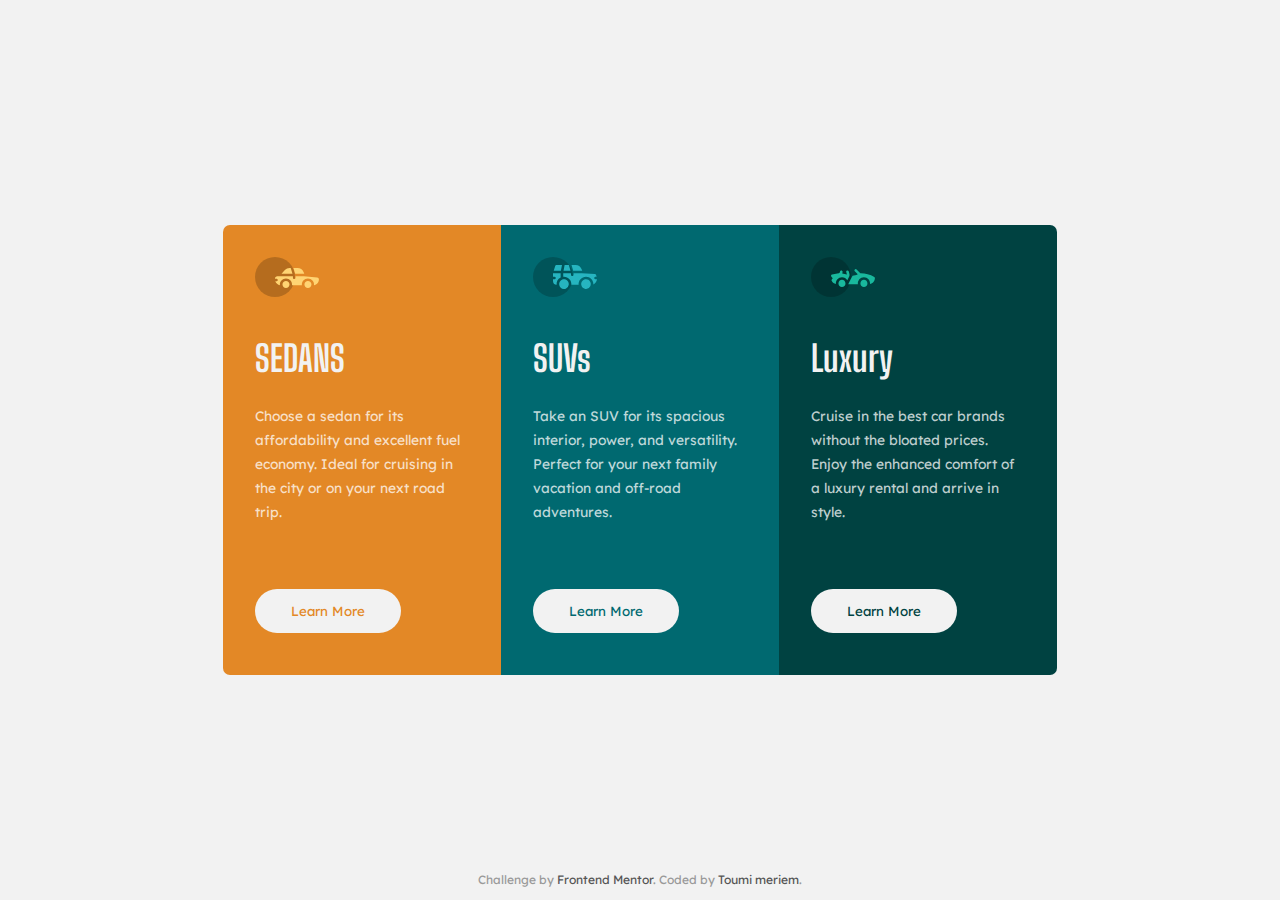
<file: 3-column-preview-card-component-main/index.html>
<!DOCTYPE html>
<html lang="en">

<head>
  <meta charset="UTF-8">
  <meta name="viewport" content="width=device-width, initial-scale=1.0">
  <!-- displays site properly based on user's device -->

  <link rel="icon" type="image/png" sizes="32x32" href="./images/favicon-32x32.png">

  <title>Frontend Mentor | 3-column preview card component</title>

  <!-- link to the css -->
  <link rel="stylesheet" href="./css/style.css">
</head>

<body>
  <div class="container">
    <div class="card">
      <img src="images/icon-sedans.svg" alt="Sedans" />
      <h2>SEDANS</h2>
      <p>Choose a sedan for its affordability and excellent fuel economy. Ideal for cruising in the city
        or on your next road trip.</p>
      <button type="button">Learn More</button>
    </div>
    <!-- second card -->
    <div class="card">
      <img src="images/icon-suvs.svg" alt="SUVs" />
      <h2>SUVs</h2>
      <p>Take an SUV for its spacious interior, power, and versatility. Perfect for your next family vacation
        and off-road adventures.</p>
      <button type="button">Learn More</button>
    </div>
    <!-- third card ^^ -->
    <div class="card">
      <img src="images/icon-luxury.svg" alt="Luxury" />
      <h2>Luxury</h2>
      <p>Cruise in the best car brands without the bloated prices. Enjoy the enhanced comfort of a luxury
        rental and arrive in style.</p>
      <button type="button">Learn More</button>
    </div>
  </div>
  <div class="attribution">
    Challenge by <a href="https://www.frontendmentor.io?ref=challenge" target="_blank">Frontend Mentor</a>.
    Coded by <a href="#">Toumi meriem</a>.
  </div>
</body>

</html>
</file>
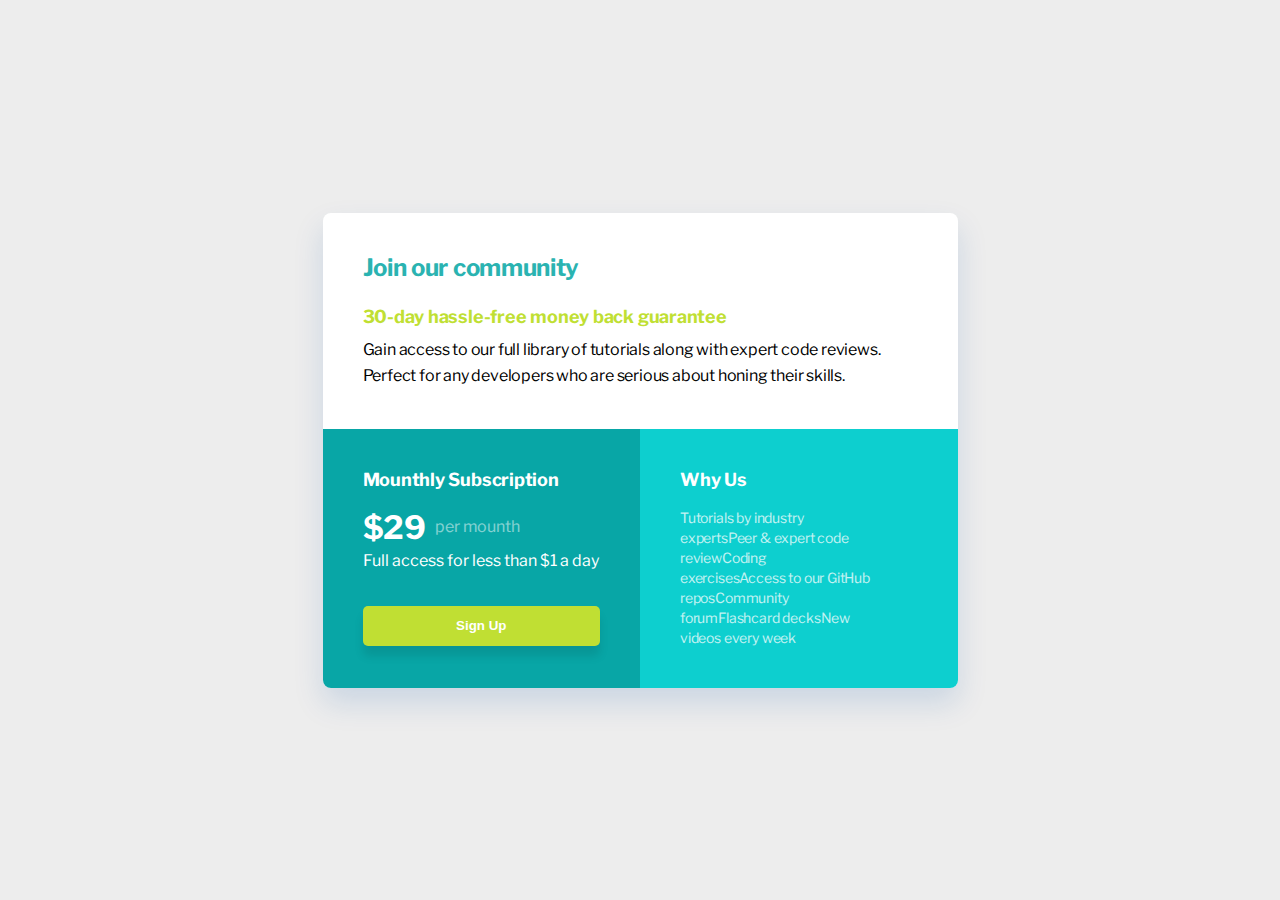
<file: single-price-grid-component-master/index.html>
<!DOCTYPE html>
<html lang="en">

<head>
    <meta charset="UTF-8">
    <meta http-equiv="X-UA-Compatible" content="IE=edge">
    <meta name="viewport" content="width=device-width, initial-scale=1.0">
    <title>anis's screen</title>
    <link rel="stylesheet" href="style.css">
    <link rel="preconnect" href="https://fonts.googleapis.com">
    <link rel="preconnect" href="https://fonts.gstatic.com" crossorigin>
    <link href="https://fonts.googleapis.com/css2?family=Libre+Franklin:wght@300&display=swap" rel="stylesheet">
</head>

<body>
    <div class="card">
        <div class="community">
            <h1>Join our community</h1>
            <h2>30-day hassle-free money back guarantee</h2>
            <p>Gain access to our full library of tutorials along with expert code reviews. Perfect for any developers
                who are serious about honing their skills.</p>
        </div>
        <div class="call-to-action">
            <div class="subscription">
                <h3>
                    Mounthly Subscription
                </h3>
                <div class="price">
                    <h4>$29</h4>
                    <p>per mounth</p>
                </div>
                <p>Full access for less than $1 a day</p>
                <button>Sign Up</button>

            </div>
            <div class="about-us">
                <h3>Why Us</h3>
                <p>Tutorials by industry expertsPeer & expert code reviewCoding exercisesAccess to our GitHub
                    reposCommunity forumFlashcard decksNew videos every week</p>
            </div>
        </div>
    </div>
</body>

</html>
</file>
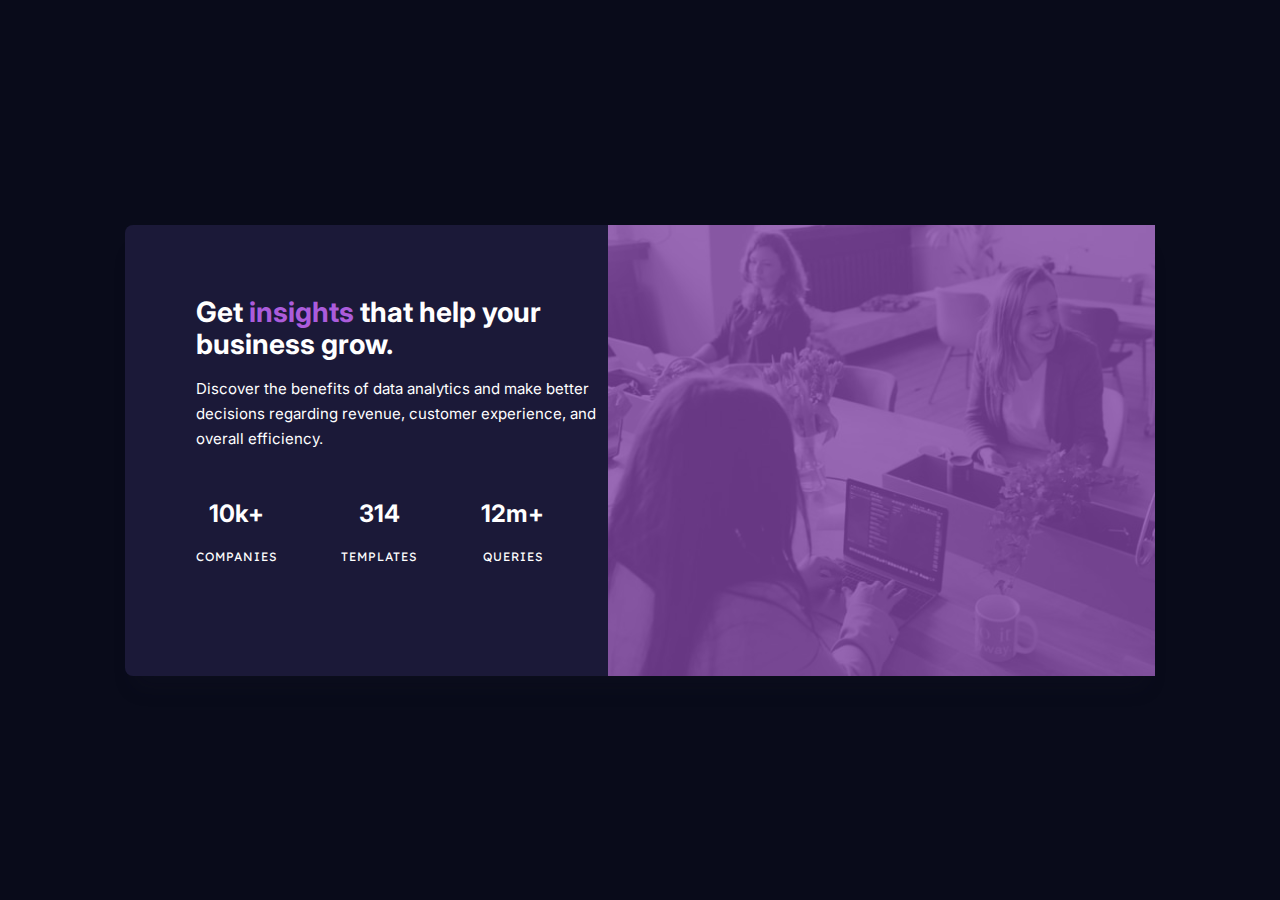
<file: stats-preview-card-component-main/index.html>
<!DOCTYPE html>
<html lang="en">

<head>
  <meta charset="UTF-8">
  <meta name="viewport" content="width=device-width, initial-scale=1.0">
  <!-- displays site properly based on user's device -->

  <link rel="icon" type="image/png" sizes="32x32" href="./images/favicon-32x32.png">

  <title>Frontend Mentor | Stats preview card component</title>
  <link rel="stylesheet" href="./css/style.css">
</head>

<body>

  <main class="card">
    <div class="image-wrapper">
      <picture>
        <source media="(min-width: 375px)" srcset="./images/image-header-desktop.jpg">
        <img src="./images/image-header-mobile.jpg" alt="image-header-mobile">
      </picture>
    </div>
    <div class="content">
      <h1>
        Get <span>insights</span> that help your business grow.
      </h1>
      <p>
        Discover the benefits of data analytics and make better decisions regarding revenue, customer
        experience, and overall efficiency.
      </p>

      <div class="stats">
        <div class="stat">
          <h2>
            10k+
          </h2>
          <p>
            COMPANIES
          </p>
        </div>
        <div class="stat">
          <h2>
            314
          </h2>
          <p>
            TEMPLATES
          </p>
        </div>
        <div class="stat">
          <h2>
            12m+
          </h2>
          <p>
            QUERIES
          </p>
        </div>
      </div>
    </div>
  </main>

</body>

</html>
</file>
<file: 3-column-preview-card-component-main/css/style.css>
/* css here ^^  */
/* Path: 3-column-preview-card-component-main\style.css */
@import url("https://fonts.googleapis.com/css2?family=Lexend+Deca&display=swap");
@import url("https://fonts.googleapis.com/css2?family=Big+Shoulders+Display:wght@700&display=swap");

:root {
  --prim-orange: hsl(31, 77%, 52%);
  --prim-cyan: hsl(184, 100%, 22%);
  --prim-dark-cyan: hsl(179, 100%, 13%);
  --neu-white: hsla(0, 0%, 100%, 0.75);
  --neu-gray: hsl(0, 0%, 95%);
  --gray: #999;
  --dark-gray: #555;
  --black: #000;
}

* {
  padding: 0;
  margin: 0;
  box-sizing: border-box;
}

body {
  font-family: "Lexend Deca", serif;
  background-color: var(--neu-gray);
  font-size: 15px;
  display: flex;
  justify-content: center;
  align-items: center;
  flex-direction: column;
  min-height: 100vh;
  /*overflow: auto;*/
  color: var(--neu-white);
}

.container {
  display: flex;
  flex-direction: row;
  align-items: center;
  justify-content: center;
  flex-wrap: wrap;
  /*width: 100%;*/
  border-radius: 7px;
  overflow: hidden;
}

.card {
  max-width: 278px;
  height: 450px;
  padding: 42px;
  position: relative;
  padding: 2rem;
}

.card:first-child {
  background-color: var(--prim-orange);
}

.card:nth-child(2) {
  background-color: var(--prim-cyan);
}

.card:last-child {
  background-color: var(--prim-dark-cyan);
}

img {
  margin-bottom: 36px;
}

h2 {
  font-family: "Big Shoulders Display", serif;
  font-weight: 700;
  font-size: 36px;
  color: var(--neu-gray);
  margin-bottom: 1.5rem;
}

P {
  font-family: "Lexend Deca", serif;
  font-size: 13.8px;
  line-height: 1.5rem;
  color: var(--neu-white)
}

button {
  position: absolute;
  cursor: pointer;
  text-align: center;
  display: inline-block;
  padding: 14px;
  width: 146px;
  border-radius: 25px;
  outline: none;
  border: 2px solid var(----neu-white);
  font-family: inherit;
  transition: all 0.2s ease-in-out;
  bottom: 42px;
}

.card:first-child button {
  background: var(--neu-gray);
  color: var(--prim-orange);
}

.card:nth-child(2) button {
  background: var(--neu-gray);
  color: var(--prim-cyan);

}

.card:last-child button {
  background: var(--neu-gray);
  color: var(--prim-dark-cyan);

}

button:hover {
  background-color: transparent !important;
  color: var(--neu-gray) !important;
  box-shadow: 0 0 0 2px var(--neu-white);
}

button:active {
  transform: scale(0.9);
}

/* footer */
.attribution {
  width: 100%;
  margin: 0 auto;
  position: absolute;
  color: var(--gray);
  bottom: 10px;
  font-size: 0.75rem;
  line-height: 20px;
  text-align: center;
}

.attribution a {
  text-decoration: none;
  color: var(--dark-gray);
}

.attribution a:hover {
  color: var(--black);
}

/* responsive desgin */
@media (max-width: 375px) {

  .attribution {
    position: relative;
    width: auto;
    padding-bottom: 10px;
  }

}
</file>
<file: stats-preview-card-component-main/css/style.css>
@import url("https://fonts.googleapis.com/css2?family=Inter:wght@400;700&family=Lexend+Deca&display=swap");
* {
  box-sizing: border-box;
  margin: 0;
  padding: 0;
}

html,
body {
  height: 100%;
  min-height: 100dvh;
}

a {
  text-decoration: none;
  color: inherit;
}

img,
picture,
video,
canvas,
svg {
  display: block;
  max-width: 100%;
  -o-object-fit: cover;
     object-fit: cover;
}

ul,
ol,
li {
  padding: 0;
  margin: 0;
  list-style: none;
}

input,
button,
textarea,
select {
  font: inherit;
}

p,
h1,
h2,
h3,
h4,
h5,
h6 {
  overflow-wrap: break-word;
}

body {
  font-family: "Inter", sans-serif;
  min-height: 100vh;
  display: grid;
  place-content: center;
  background: hsl(233, 47%, 7%);
  padding-inline: 24px;
}

.card {
  width: 100%;
  max-width: 1110px;
  min-width: 327px;
  display: flex;
  flex-direction: column;
  align-items: center;
  color: hsl(0, 0%, 100%);
  border-radius: 8px;
  background: hsl(244, 38%, 16%);
  box-shadow: 0px 20px 20px -10px rgba(23, 25, 41, 0.2);
  /* styles.css */
}
.card .image-wrapper {
  position: relative;
  /* Establish a positioning context */
  display: inline-block;
  /* Adjust according to your layout */
}
.card picture {
  width: 100%;
  height: 100%;
}
.card img {
  filter: brightness(50%);
  height: 100%;
}
.card .image-wrapper::before {
  content: "";
  /* Create the pseudo-element content */
  position: absolute;
  /* Position the overlay */
  top: 0;
  left: 0;
  width: 100%;
  height: 100%;
  background-color: #AB5CDB;
  opacity: 0.6;
  /* Overlay gradient mask */
  pointer-events: none;
  /* Allow clicking through the overlay */
  z-index: 1;
}
.card h1 {
  font-size: 28px;
  font-weight: 700;
  line-height: 32px;
}
.card h1 span {
  color: #AB5CDB;
}
.card p {
  font-size: 15px;
  line-height: 25px;
  margin-top: 1rem;
  margin-bottom: 3rem;
}
.card .stats {
  display: flex;
  flex-direction: column;
  align-items: center;
}
.card .stats .stat {
  text-align: center;
}
.card .stats .stat h2 {
  font-size: 24px;
  font-weight: 700;
  line-height: normal;
}
.card .stats .stat p {
  font-family: Lexend Deca;
  font-size: 12px;
  font-weight: 400;
  line-height: 25px;
  letter-spacing: 1px;
  text-transform: uppercase;
}

@media (min-width: 678px) {
  .card {
    flex-direction: row-reverse;
    align-items: stretch;
  }
  .card .content {
    padding: 71px 0 59px 71px;
    max-width: 483px;
  }
  .card .stats {
    flex-direction: row;
    gap: 4rem;
  }
}/*# sourceMappingURL=style.css.map */
</file>
<file: single-price-grid-component-master/style.css>
* {
    box-sizing: border-box;
    /* this solve some many issues with sizing */
    margin: 0;
    /* this reset the defaults margins and paddings given by differents browsers*/
    padding: 0;
}

body {
    background-color: rgb(237, 237, 237);
    /* the body should always cover all tha page 
    position: absolute;
    top: 50%; 
    left: 50%;
    transform: translate(-50%,-50%);
    */
    min-height: 100vh;
    display: flex;
    justify-content: center;
    align-items: center;
    padding: 32px;
}

.card {
    border-radius: 8px;
    overflow: hidden;
    width: 100%;
    max-width: 635px;
    min-width: 311px;
    background-color: white;
    font-family: 'Libre Franklin', sans-serif;
    border-radius: 8px;
    box-shadow: 0px 15px 30px 0px rgba(0, 81, 171, 0.15);
}

/* community (1st part) *********************************************/

.community {
    padding: 40px;
}

h1 {
    color: #2AB3B1;
    font-size: 24px;
    font-weight: 700;
    letter-spacing: -0.3px;
}

h2 {
    color: #C0DF33;
    font-size: 18px;
    font-weight: 700;
    letter-spacing: -0.225px;
    margin-top: 24px;
    margin-bottom: 10px;
}

.community p {
    font-size: 16px;
    line-height: 26px;
    /* 162.5% */
    letter-spacing: -0.2px;
}

/* call to action (2nd part) **************************************/

.call-to-action {
    width: 100%;
    display: flex;
    justify-content: space-between;
    color: white;
}

/* subscription -----------------*/
.subscription {
    /* default display
    display: flex;
    flex-direction: column;
    */
    /*handled with overflow hidden
    border-bottom-left-radius: 8px;
    */
    padding: 40px;
    width: 50%;
    background-color: rgb(8, 166, 166);
}

h3 {
    font-size: 18px;
    font-weight: 700;
    letter-spacing: -0.225px;
}

.subscription button {
    font-weight: 700;
    margin-top: 10px;
    width: 100%;
    height: 40px;
    border: none;
    border-radius: 5px;
    background: #C0DF33;
    box-shadow: 0px 10px 10px 0px rgba(0, 0, 0, 0.10);
    color: white;
}

.price {
    display: flex;
    align-items: center;
    gap: 10px;
    margin-top: 18px;
}

h4 {
    font-size: 32px;
    font-weight: 700;
    letter-spacing: -0.4px;
}

.price p {
    font-size: 16px;
    font-weight: 400;
    line-height: 26px;
    letter-spacing: -0.2px;
    opacity: 0.5;
}

.subscription>p {
    margin-top: 4px;
    margin-bottom: 26px;
}

/* about-us ---------------------*/
.about-us {
    padding: 40px;
    width: 50%;
    background-color: rgb(13, 207, 207);
}

.about-us p {
    margin-top: 18px;
    font-size: 14px;
    line-height: 20px;
    letter-spacing: -0.175px;
    opacity: 0.75;
    width: 80%;
}

@media screen and (max-width:700px) {

    h1 {
        font-size: 20px;
    }

    h2 {
        font-size: 15px;
    }

    p {
        font-size: 14px;
    }

    .call-to-action {
        flex-direction: column;
    }

    .subscription,
    .about-us {
        width: 100%;
    }
}
</file>
